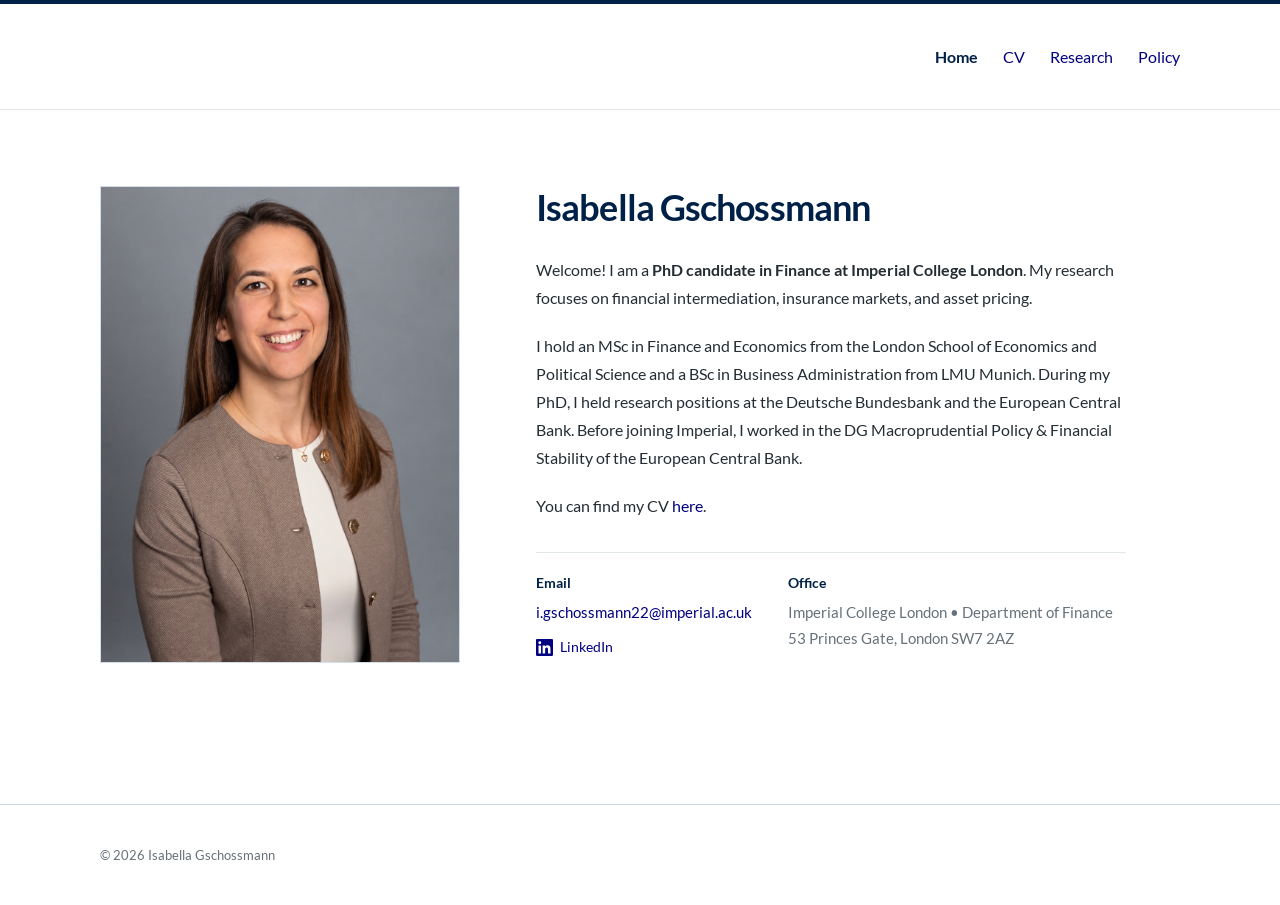
<file: index.html>
<!doctype html>
<html lang="en"><head><meta charset="utf-8"><meta name="viewport" content="width=device-width, initial-scale=1"><title>Isabella Gschossmann</title><meta name="description" content="Welcome! I am a PhD candidate in Finance at Imperial College London. My research focuses on financial intermediation, insurance markets, and asset pricing."><link rel="canonical" href="https://isabellagschossmann.com/"><meta property="og:site_name" content="Isabella Gschossmann"><meta property="og:title" content="Isabella Gschossmann"><meta property="og:description" content="Welcome! I am a PhD candidate in Finance at Imperial College London. My research focuses on financial intermediation, insurance markets, and asset pricing."><meta property="og:url" content="https://isabellagschossmann.com/"><meta property="og:type" content="profile"><meta property="og:image" content="https://isabellagschossmann.com/assets/portrait.jpg"><link rel="icon" href="/favicon.ico" sizes="48x48"><link rel="icon" type="image/png" sizes="192x192" href="/assets/favicon-192.png"><link rel="icon" type="image/svg+xml" href="/assets/favicon.svg"><link rel="apple-touch-icon" href="/apple-touch-icon.png"><link rel="stylesheet" href="assets/fonts.css"><link rel="stylesheet" href="assets/style.css?v=3"><script src="assets/site.js" defer></script><script type="application/ld+json">[{"@context": "https://schema.org", "@type": "WebSite", "name": "Isabella Gschossmann", "url": "https://isabellagschossmann.com/"}, {"@context": "https://schema.org", "@type": "Person", "name": "Isabella Gschossmann", "url": "https://isabellagschossmann.com/", "image": "https://isabellagschossmann.com/assets/portrait.jpg", "jobTitle": "PhD Candidate in Finance", "email": "mailto:i.gschossmann22@imperial.ac.uk", "affiliation": {"@type": "CollegeOrUniversity", "name": "Imperial College London"}, "alumniOf": [{"@type": "CollegeOrUniversity", "name": "London School of Economics and Political Science"}, {"@type": "CollegeOrUniversity", "name": "LMU Munich"}], "knowsAbout": ["Financial Intermediation", "Insurance Markets", "Asset Pricing"], "sameAs": ["https://www.linkedin.com/in/isabella-gschossmann-575187245", "https://profiles.imperial.ac.uk/i.gschossmann22"]}]</script></head><body><a class="skip" href="#main">Skip to content</a><header><div class="wrap header-inner"><a class="brand" href="index.html" aria-label="Home"></a><nav aria-label="Main navigation"><a href="index.html" aria-current="page">Home</a><a href="assets/Isabella_Gschossmann_CV.pdf" data-goatcounter-click="cv-download">CV</a><a href="research.html">Research</a><a href="policy-publications.html">Policy</a></nav></div></header><main id="main" class="wrap"><div class="home"><figure class="portrait"><img src="assets/portrait.jpg" alt="Isabella Gschossmann" width="972" height="1384" fetchpriority="high"></figure><section class="intro"><h1>Isabella Gschossmann</h1><p>Welcome! I am a <strong>PhD candidate in Finance at Imperial College London</strong>. My research focuses on financial intermediation, insurance markets, and asset pricing.</p><p>I hold an MSc in Finance and Economics from the London School of Economics and Political Science and a BSc in Business Administration from LMU Munich. During my PhD, I held research positions at the Deutsche Bundesbank and the European Central Bank. Before joining Imperial, I worked in the DG Macroprudential Policy &amp; Financial Stability of the European Central Bank.</p><p>You can find my CV <a href="assets/Isabella_Gschossmann_CV.pdf" data-goatcounter-click="cv-download">here</a>.</p><div class="contact"><section><h2>Email</h2><p><a href="mailto:i.gschossmann22@imperial.ac.uk">i.gschossmann22@imperial.ac.uk</a></p></section><section><h2>Office</h2><p>Imperial College London &bull; Department of Finance<br>53 Princes Gate, London SW7 2AZ</p></section><p class="social-contact"><a class="linkedin" href="https://www.linkedin.com/in/isabella-gschossmann-575187245"><svg class="linkedin-icon" xmlns="http://www.w3.org/2000/svg" viewBox="0 0 24 24" width="17" height="17" fill="currentColor" aria-hidden="true" focusable="false"><path d="M20.447 20.452h-3.554v-5.569c0-1.328-.027-3.037-1.852-3.037-1.853 0-2.136 1.445-2.136 2.939v5.667H9.351V9h3.414v1.561h.049c.476-.9 1.637-1.85 3.37-1.85 3.601 0 4.267 2.37 4.267 5.455v6.286zM5.337 7.433a2.062 2.062 0 1 1 0-4.124 2.062 2.062 0 0 1 0 4.124zM7.119 20.452H3.555V9h3.564v11.452zM22.225 0H1.771C.792 0 0 .774 0 1.729v20.542C0 23.227.792 24 1.771 24h20.451C23.2 24 24 23.227 24 22.271V1.729C24 .774 23.2 0 22.222 0h.003z"/></svg><span>LinkedIn</span></a></p></div></section></div></main><footer><div class="wrap footer-inner"><span>© 2026 Isabella Gschossmann</span></div></footer><script data-goatcounter="https://isabella.goatcounter.com/count" async src="https://gc.zgo.at/count.js"></script></body></html>
</file>
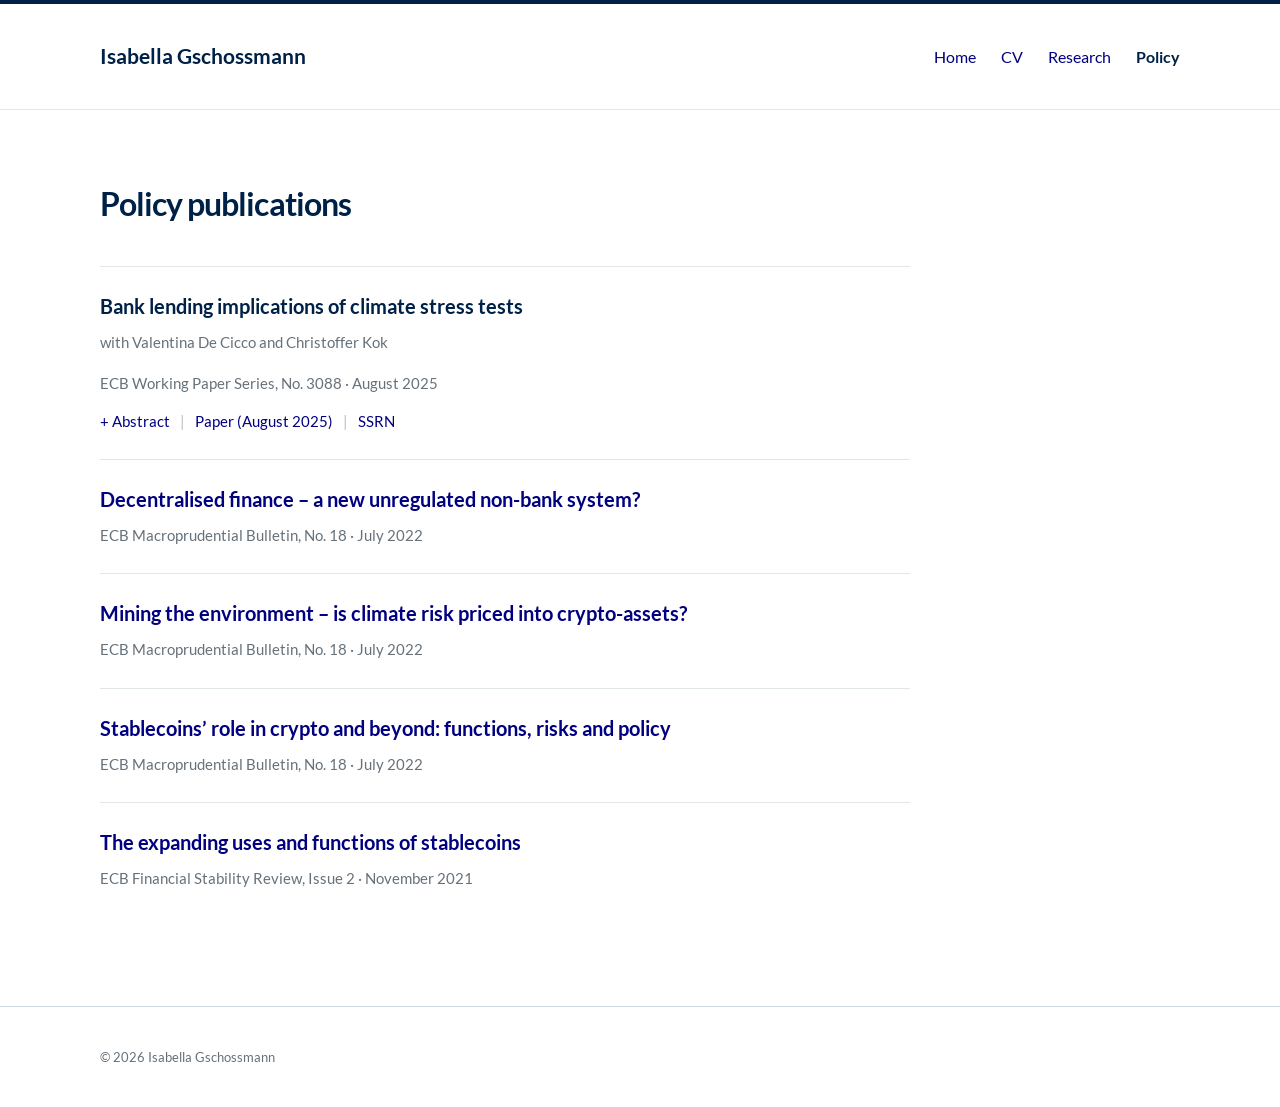
<file: policy-publications.html>
<!doctype html>
<html lang="en"><head><meta charset="utf-8"><meta name="viewport" content="width=device-width, initial-scale=1"><title>Policy publications | Isabella Gschossmann</title><meta name="description" content="Policy publications by Isabella Gschossmann with the European Central Bank, on climate stress tests, stablecoins, and decentralised finance."><link rel="canonical" href="https://isabellagschossmann.com/policy-publications.html"><meta property="og:site_name" content="Isabella Gschossmann"><meta property="og:title" content="Policy publications | Isabella Gschossmann"><meta property="og:description" content="Policy publications by Isabella Gschossmann with the European Central Bank, on climate stress tests, stablecoins, and decentralised finance."><meta property="og:url" content="https://isabellagschossmann.com/policy-publications.html"><meta property="og:type" content="website"><meta property="og:image" content="https://isabellagschossmann.com/assets/portrait.jpg"><link rel="icon" href="/favicon.ico" sizes="48x48"><link rel="icon" type="image/png" sizes="192x192" href="/assets/favicon-192.png"><link rel="icon" type="image/svg+xml" href="/assets/favicon.svg"><link rel="apple-touch-icon" href="/apple-touch-icon.png"><link rel="stylesheet" href="assets/fonts.css"><link rel="stylesheet" href="assets/style.css?v=3"><script src="assets/site.js" defer></script></head><body><a class="skip" href="#main">Skip to content</a><header><div class="wrap header-inner"><a class="brand" href="index.html">Isabella Gschossmann</a><nav aria-label="Main navigation"><a href="index.html">Home</a><a href="assets/Isabella_Gschossmann_CV.pdf" data-goatcounter-click="cv-download">CV</a><a href="research.html">Research</a><a href="policy-publications.html" aria-current="page">Policy</a></nav></div></header><main id="main" class="wrap"><div class="page"><div class="page-head"><h1>Policy publications</h1></div><article class="paper"><h2>Bank lending implications of climate stress tests</h2><p class="meta">with Valentina De Cicco and Christoffer Kok</p><p class="publication-meta">ECB Working Paper Series, No. 3088 · August 2025</p><div class="paper-links policy-links"><button type="button" class="abstract-toggle" aria-expanded="false" aria-controls="policy-abstract-0">+ Abstract</button> <span class="separator" aria-hidden="true">|</span> <a href="https://www.ecb.europa.eu/pub/pdf/scpwps/ecb.wp3088~7c6348f622.en.pdf" data-goatcounter-click="paper-ecb-wp3088">Paper (August 2025)</a> <span class="separator" aria-hidden="true">|</span> <a href="https://ssrn.com/abstract=5382449">SSRN</a></div><div id="policy-abstract-0" class="abstract" hidden><p>Do climate stress tests affect bank credit supply to brown firms? Using a difference-in-differences approach and detailed data on individual bank loans in the euro area, this paper provides novel evidence on the effects of the ECB’s 2022 climate risk stress test. Despite no capital implications or public disclosures, participating banks significantly reduced credit to greenhouse gas-intensive industries relative to nonparticipants. Among affected firms, smaller borrowers were more negatively impacted. Notably, only the best-performing banks in the climate stress test significantly reduce their brown credit after participation. This is evidence that banks which are more advanced in climate risk management more proactively consider transition risks in their lending. In contrast, banks less advanced in managing climate risk do not to the same extent discriminate against polluting firms.</p></div></article><article class="paper"><h2><a href="https://www.ecb.europa.eu/press/financial-stability-publications/macroprudential-bulletin/focus/2022/html/ecb.mpbu202207_focus1.en.html">Decentralised finance – a new unregulated non-bank system?</a></h2><p class="publication-meta">ECB Macroprudential Bulletin, No. 18 · July 2022</p></article><article class="paper"><h2><a href="https://www.ecb.europa.eu/press/financial-stability-publications/macroprudential-bulletin/html/ecb.mpbu202207_3~d9614ea8e6.en.html">Mining the environment – is climate risk priced into crypto-assets?</a></h2><p class="publication-meta">ECB Macroprudential Bulletin, No. 18 · July 2022</p></article><article class="paper"><h2><a href="https://www.ecb.europa.eu/press/financial-stability-publications/macroprudential-bulletin/html/ecb.mpbu202207_2~836f682ed7.en.html">Stablecoins’ role in crypto and beyond: functions, risks and policy</a></h2><p class="publication-meta">ECB Macroprudential Bulletin, No. 18 · July 2022</p></article><article class="paper"><h2><a href="https://www.ecb.europa.eu/press/financial-stability-publications/fsr/focus/2021/html/ecb.fsrbox202111_04~45293c08fc.en.html">The expanding uses and functions of stablecoins</a></h2><p class="publication-meta">ECB Financial Stability Review, Issue 2 · November 2021</p></article></div></main><footer><div class="wrap footer-inner"><span>© 2026 Isabella Gschossmann</span></div></footer><script data-goatcounter="https://isabella.goatcounter.com/count" async src="https://gc.zgo.at/count.js"></script></body></html>
</file>
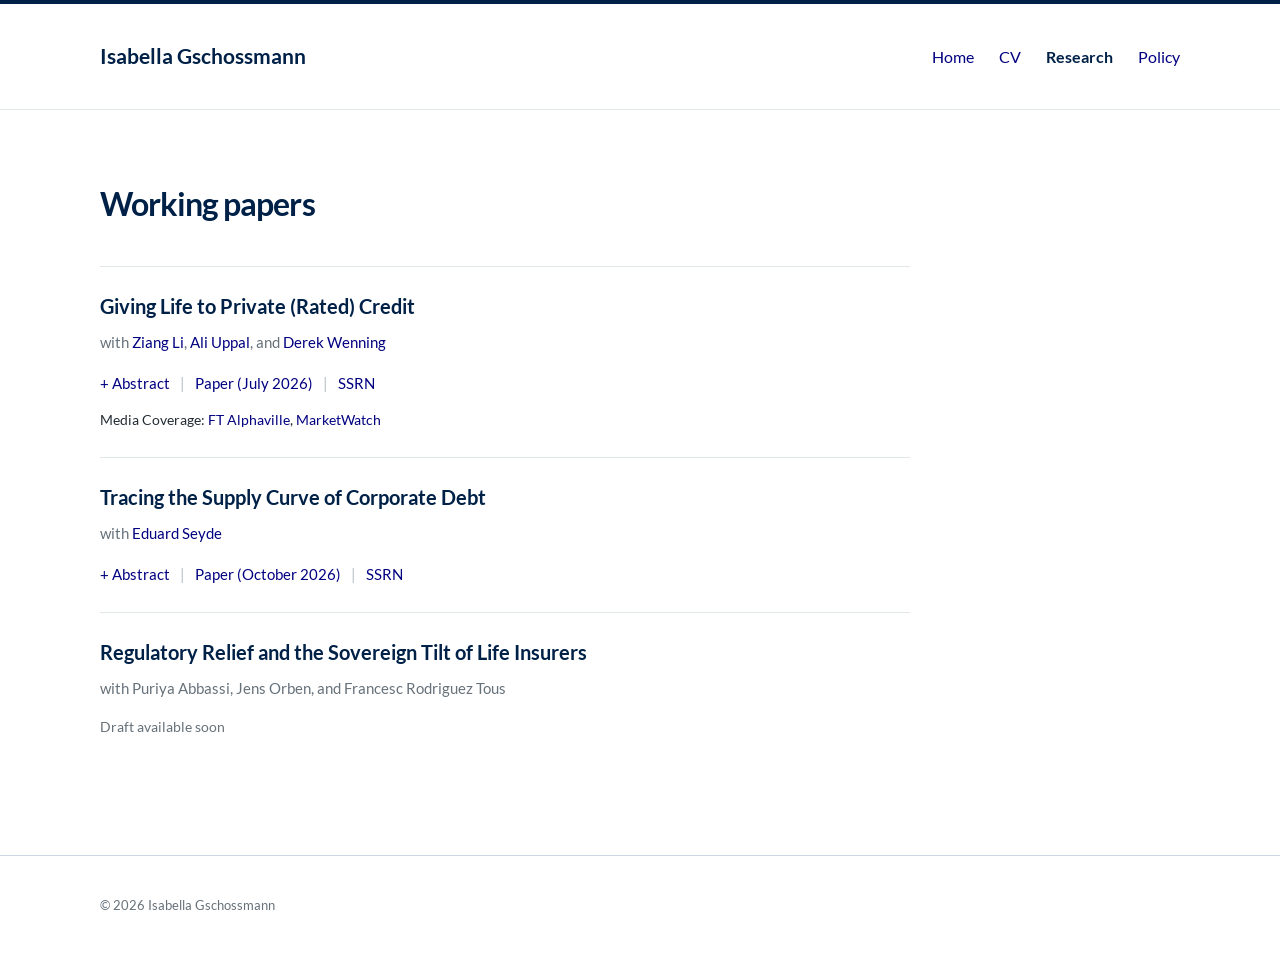
<file: research.html>
<!doctype html>
<html lang="en"><head><meta charset="utf-8"><meta name="viewport" content="width=device-width, initial-scale=1"><title>Research | Isabella Gschossmann</title><meta name="description" content="Working papers by Isabella Gschossmann, PhD candidate in Finance at Imperial College London, on private credit, corporate debt supply, and life insurers."><link rel="canonical" href="https://isabellagschossmann.com/research.html"><meta property="og:site_name" content="Isabella Gschossmann"><meta property="og:title" content="Research | Isabella Gschossmann"><meta property="og:description" content="Working papers by Isabella Gschossmann, PhD candidate in Finance at Imperial College London, on private credit, corporate debt supply, and life insurers."><meta property="og:url" content="https://isabellagschossmann.com/research.html"><meta property="og:type" content="website"><meta property="og:image" content="https://isabellagschossmann.com/assets/portrait.jpg"><link rel="icon" href="/favicon.ico" sizes="48x48"><link rel="icon" type="image/png" sizes="192x192" href="/assets/favicon-192.png"><link rel="icon" type="image/svg+xml" href="/assets/favicon.svg"><link rel="apple-touch-icon" href="/apple-touch-icon.png"><link rel="stylesheet" href="assets/fonts.css"><link rel="stylesheet" href="assets/style.css?v=3"><script src="assets/site.js" defer></script></head><body><a class="skip" href="#main">Skip to content</a><header><div class="wrap header-inner"><a class="brand" href="index.html">Isabella Gschossmann</a><nav aria-label="Main navigation"><a href="index.html">Home</a><a href="assets/Isabella_Gschossmann_CV.pdf" data-goatcounter-click="cv-download">CV</a><a href="research.html" aria-current="page">Research</a><a href="policy-publications.html">Policy</a></nav></div></header><main id="main" class="wrap"><div class="page"><div class="page-head"><h1>Working papers</h1></div><article class="paper"><h2>Giving Life to Private (Rated) Credit</h2><p class="meta">with <a href="https://ziang-li.github.io/">Ziang Li</a>, <a href="https://aliuppal.me/">Ali Uppal</a>, and <a href="https://www.derekwenning.com/">Derek Wenning</a></p><div class="paper-links"><button type="button" class="abstract-toggle" aria-expanded="false" aria-controls="abstract-0">+ Abstract</button> <span class="separator" aria-hidden="true">|</span> <a href="https://ziang-li.github.io/files/Giving_Life_to_Private_Rated_Credit.pdf" data-goatcounter-click="paper-private-rated-credit-2026">Paper (July 2026)</a> <span class="separator" aria-hidden="true">|</span> <a href="https://papers.ssrn.com/sol3/papers.cfm?abstract_id=6857958">SSRN</a></div><p class="media-coverage">Media Coverage: <a href="https://www.ft.com/content/35a5475d-0c90-4b2c-b7d4-a7ceeeea5afd">FT Alphaville</a>, <a href="https://www.marketwatch.com/story/private-credit-has-dodged-public-scrutiny-for-too-long-and-regulators-need-to-step-in-9ebb1d8c">MarketWatch</a></p><div id="abstract-0" class="abstract" hidden><p>We study how ratings inflation can undermine financial regulation and inadvertently fuel the growth of privately rated credit. We exploit the 2021 Risk-Based Capital reform for U.S. life insurers, which aimed to curb reaching-for-yield through its treatment of credit ratings. Following the reform, more exposed insurers—especially those with tighter capital constraints—shifted toward privately rated bonds. These bonds exhibit within-issuer ratings inflation and offer higher yields within rating categories, consistent with greater underlying risk behind similar regulatory labels. Accounting for this inflation substantially attenuates the reform’s apparent improvement in portfolio risk. Despite targeting ratings rather than market structure, the reform indirectly increased demand for private bonds. Consistent with this demand shift, firms more connected to exposed life insurers increased their private debt issuance.</p></div></article><article class="paper"><h2>Tracing the Supply Curve of Corporate Debt</h2><p class="meta">with <a href="https://profiles.imperial.ac.uk/e.seyde-abad21">Eduard Seyde</a></p><div class="paper-links"><button type="button" class="abstract-toggle" aria-expanded="false" aria-controls="abstract-1">+ Abstract</button> <span class="separator" aria-hidden="true">|</span> <a href="assets/Gschossmann_Seyde_2026.pdf" data-goatcounter-click="paper-gschossmann-seyde-2026">Paper (October 2026)</a> <span class="separator" aria-hidden="true">|</span> <a href="https://papers.ssrn.com/sol3/papers.cfm?abstract_id=7570798">SSRN</a></div><div id="abstract-1" class="abstract" hidden><p>Changes in credit spreads are not the only way in which financial markets adjust to shocks in investor and bank lending capacity. Firms can also respond by changing the composition of debt claims they issue across instruments and markets. We measure the price-elasticity of substitution of corporate debt supply in primary markets. Using granular data on syndicated loans and corporate bonds issued by firms worldwide, we exploit variation in borrowing costs driven by shifts in bank lending capacity and institutional demand for bonds to estimate three margins of debt supply: substitution across instruments within a market, substitution between bank and bond financing, and the scale of total debt issuance. We find that firms respond elastically along all three margins. Therefore, the composition of corporate debt supply is a key channel through which financial markets adjust to shocks in investor and bank lending capacity.</p></div></article><article class="paper"><h2>Regulatory Relief and the Sovereign Tilt of Life Insurers</h2><p class="meta">with Puriya Abbassi, Jens Orben, and Francesc Rodriguez Tous</p><p class="pending">Draft available soon</p></article></div></main><footer><div class="wrap footer-inner"><span>© 2026 Isabella Gschossmann</span></div></footer><script data-goatcounter="https://isabella.goatcounter.com/count" async src="https://gc.zgo.at/count.js"></script></body></html>
</file>
<file: assets/fonts.css>
@font-face {
  font-family: 'Lato';
  font-style: normal;
  font-weight: 400;
  font-display: swap;
  src: url(fonts/lato-0.ttf) format('truetype');
}
@font-face {
  font-family: 'Lato';
  font-style: normal;
  font-weight: 700;
  font-display: swap;
  src: url(fonts/lato-1.ttf) format('truetype');
}
</file>
<file: assets/style.css>
:root{color-scheme:light;--ink:#242d34;--muted:#66717a;--accent:#002147;--line:#e1e6e9;--wash:#f0f4f6}*{box-sizing:border-box}body{margin:0;background:#fff;color:var(--ink);font-family:Lato,Arial,sans-serif;font-size:17px;line-height:1.75}a{color:var(--accent);text-underline-offset:5px}a:hover{text-decoration-thickness:2px}a:focus-visible,summary:focus-visible{outline:3px solid var(--accent);outline-offset:6px}.wrap{width:min(1080px,calc(100% - 80px));margin:auto}.skip{position:absolute;left:24px;top:-100px;background:white;padding:8px 16px;z-index:2}.skip:focus{top:10px}header{border-bottom:1px solid var(--line)}.header-inner{display:flex;align-items:center;justify-content:space-between;gap:32px;min-height:105px}.brand{font-family:Lato,Arial,sans-serif;font-size:25px;text-decoration:none;color:var(--ink)}nav{display:flex;gap:32px;align-items:center}nav a{font-size:16px;text-decoration:none;color:var(--muted);padding:12px 0;position:relative}nav a:hover,nav a[aria-current]{color:var(--accent)}nav a[aria-current]:after{content:'';height:2px;background:var(--accent);position:absolute;bottom:3px;left:0;right:0}main{min-height:calc(100vh - 206px);padding:76px 0 90px}.home{display:grid;grid-template-columns:360px 1fr;gap:76px;align-items:start}.portrait{margin:0;aspect-ratio:4/5;background:var(--wash);border:1px solid #dbe3e8;display:flex;align-items:center;justify-content:center;color:#6c7d88;text-align:center}.portrait span{display:block;font-family:Lato,Arial,sans-serif;font-size:25px}.portrait small{display:block;font-size:14px;margin-top:5px}.portrait img{display:block;width:100%;height:100%;object-fit:cover}.eyebrow{text-transform:uppercase;letter-spacing:.13em;font-size:12px;font-weight:600;color:var(--muted);margin:0 0 16px}h1{font-family:Lato,Arial,sans-serif;font-weight:400;line-height:1.14;letter-spacing:-.03em;font-size:50px;margin:0 0 18px}h2{font-family:Lato,Arial,sans-serif;font-size:27px;font-weight:400;line-height:1.35;margin:36px 0 14px}h3{font-family:Lato,Arial,sans-serif;font-size:22px;font-weight:400;line-height:1.4;margin:0 0 7px}p{margin:0 0 20px}.role{font-size:19px;color:var(--muted);line-height:1.55;margin-bottom:28px}.small-label{font-family:Lato,Arial,sans-serif;font-size:14px;font-weight:600;margin:26px 0 7px}.intro{max-width:590px}.contact{margin-top:32px;border-top:1px solid var(--line);padding-top:21px;display:grid;grid-template-columns:1fr 1fr;gap:24px;font-size:15px}.contact h2{font-family:Lato,Arial,sans-serif;font-weight:600;font-size:14px;margin:0 0 6px}.contact p{color:var(--muted);margin:0}.page{max-width:810px}.page-head{margin-bottom:44px}.subtext,.meta{color:var(--muted)}.meta{font-size:15px;margin:0 0 14px}.paper{padding:25px 0;border-top:1px solid var(--line)}details{font-size:16px}summary{color:var(--accent);cursor:pointer;width:fit-content}details p{margin:12px 0 0;color:var(--muted)}.note{background:var(--wash);border-left:3px solid #a6bbc7;padding:22px 25px;margin:28px 0;color:#52616c}.note p:last-child{margin:0}.cv-row{border-top:1px solid var(--line);display:grid;grid-template-columns:130px 1fr;gap:24px;padding:20px 0}.cv-row p{margin:0}.cv-row time{font-size:15px;color:var(--muted)}footer{border-top:1px solid var(--line);color:var(--muted);font-size:13px}.footer-inner{min-height:100px;display:flex;align-items:center;justify-content:space-between;gap:20px}.draft{font-size:12px;letter-spacing:.03em;color:#78828a}@media(max-width:900px){.wrap{width:calc(100% - 48px)}.home{grid-template-columns:300px 1fr;gap:40px}h1{font-size:43px}.contact{grid-template-columns:1fr;gap:16px}}@media(max-width:680px){.header-inner{align-items:flex-start;flex-direction:column;gap:8px;padding:24px 0 16px}nav{gap:26px;flex-wrap:wrap}nav a{font-size:15px}.wrap{width:calc(100% - 40px)}main{padding:38px 0 55px}.home{grid-template-columns:1fr;gap:35px}.portrait{width:min(360px,100%)}h1{font-size:42px}.contact{grid-template-columns:1fr 1fr}.footer-inner{align-items:flex-start;flex-direction:column;justify-content:center;gap:5px;padding:20px 0}.cv-row{grid-template-columns:1fr;gap:5px}}@media(prefers-reduced-motion:no-preference){a{transition:color .15s ease}}

/* Isabella Gschossmann */
.brand{font-size:22px}.intro h1{font-size:38px;line-height:1.22;letter-spacing:-.025em;margin-bottom:26px}.contact{grid-template-columns:1fr;gap:22px}.contact a{overflow-wrap:anywhere}.paper h2{margin:0 0 9px;font-size:24px}.paper-links{display:flex;align-items:center;flex-wrap:wrap;gap:10px;font-size:15px}.abstract-toggle{border:0;padding:0;background:none;font:inherit;color:var(--accent);cursor:pointer;text-decoration:underline;text-underline-offset:5px}.abstract-toggle:focus-visible{outline:3px solid var(--accent);outline-offset:5px}.separator{color:#b5bec4}.abstract{margin-top:18px;font-size:16px}.abstract p{margin:0}.unavailable{color:#737b80}.pending{font-size:14px;color:var(--muted);margin:12px 0 0}.publication-meta{font-size:15px;margin:0;color:var(--muted)}.linkedin{font-size:14px}.header-inner{flex-wrap:wrap;padding:24px 0}nav{gap:25px}@media(max-width:900px){.home{gap:35px;grid-template-columns:300px minmax(0,1fr)}.intro h1{font-size:34px}.header-inner{gap:12px}.contact{grid-template-columns:1fr}}@media(max-width:680px){.home{grid-template-columns:minmax(0,1fr)}.intro h1{font-size:34px}nav{gap:20px}.brand{font-size:22px}.page h1{font-size:36px}.paper h2{font-size:23px}}

/* Lato typography and Imperial-inspired navy accents */
header{border-top:4px solid #002147}.brand,h1,h2,h3{color:#002147}.brand{font-weight:700}h1,h2,h3{font-weight:700}.intro h1{font-weight:700}.portrait{background:#f0f4f9;border-color:#d4deea}.social-contact{margin:0}.linkedin{display:inline-block;color:#002147;border:1px solid #bccddd;border-radius:3px;padding:3px 12px;font-size:14px;text-decoration:none}.linkedin:hover{background:#edf3f9}.intro strong{font-weight:700}footer{border-top-color:#cdd8e5}

/* Compact type and consistent coloured links */
body{font-size:16px}a,a:hover,a:focus-visible,.abstract-toggle,.abstract-toggle:hover{text-decoration:none}a{color:#000080}a:hover{color:#234e98}.brand{font-size:21px}.intro h1{font-size:36px}.page h1{font-size:32px}.paper h2{font-size:20px;line-height:1.4}.paper-links a,.abstract-toggle{color:#000080}.paper-links a:hover,.abstract-toggle:hover{color:#234e98}.linkedin{display:inline-flex;align-items:center;gap:7px;padding:0;border:0;border-radius:0;background:none;color:#000080;font-size:14px}.linkedin:hover{background:none;color:#234e98}.linkedin-icon{flex:none}.media-coverage{font-size:14px;margin:12px 0 0}.abstract{font-size:15px}nav a{color:#000080}nav a[aria-current]{font-weight:700;color:#002147}nav a[aria-current]:after{display:none}@media(max-width:900px){.intro h1{font-size:32px}}@media(max-width:680px){.brand{font-size:21px}.intro h1{font-size:32px}.page h1{font-size:29px}.paper h2{font-size:20px}}

.policy-links{margin-top:12px}

/* Preserve the full proportions of the supplied temporary portrait */
.portrait:has(img){aspect-ratio:auto;height:auto}.portrait img{height:auto;object-fit:contain}

/* Phone layout: smaller portrait and compact header */
@media(max-width:680px){.header-inner{min-height:0;padding:14px 0 10px}main{padding:28px 0 48px}.home{gap:24px}.portrait{width:min(200px,55%)}.intro h1{font-size:30px;margin-bottom:18px}}

/* Crop portrait to a squarer 5:6 frame */
.portrait:has(img){aspect-ratio:5/6;overflow:hidden}.portrait img{height:100%;object-fit:cover;object-position:50% 15%}

/* Desktop: contact details side by side so the text ends level with the photo */
@media(min-width:1100px){.contact{grid-template-columns:max-content 1fr;column-gap:36px;row-gap:10px}.contact>section:first-child{grid-column:1;grid-row:1}.contact>section:nth-child(2){grid-column:2;grid-row:1/3}.contact .social-contact{grid-column:1;grid-row:2}}
@media(min-width:1100px){.home{align-items:stretch}.portrait:has(img){aspect-ratio:auto;position:relative;min-height:400px}.portrait img{position:absolute;inset:0;width:100%;height:100%;object-fit:cover;object-position:50% 15%}.contact>section:nth-child(2) p{white-space:nowrap}}
@media(max-width:680px){.home .portrait{margin-left:auto;margin-right:auto;justify-self:center}}
</file>
